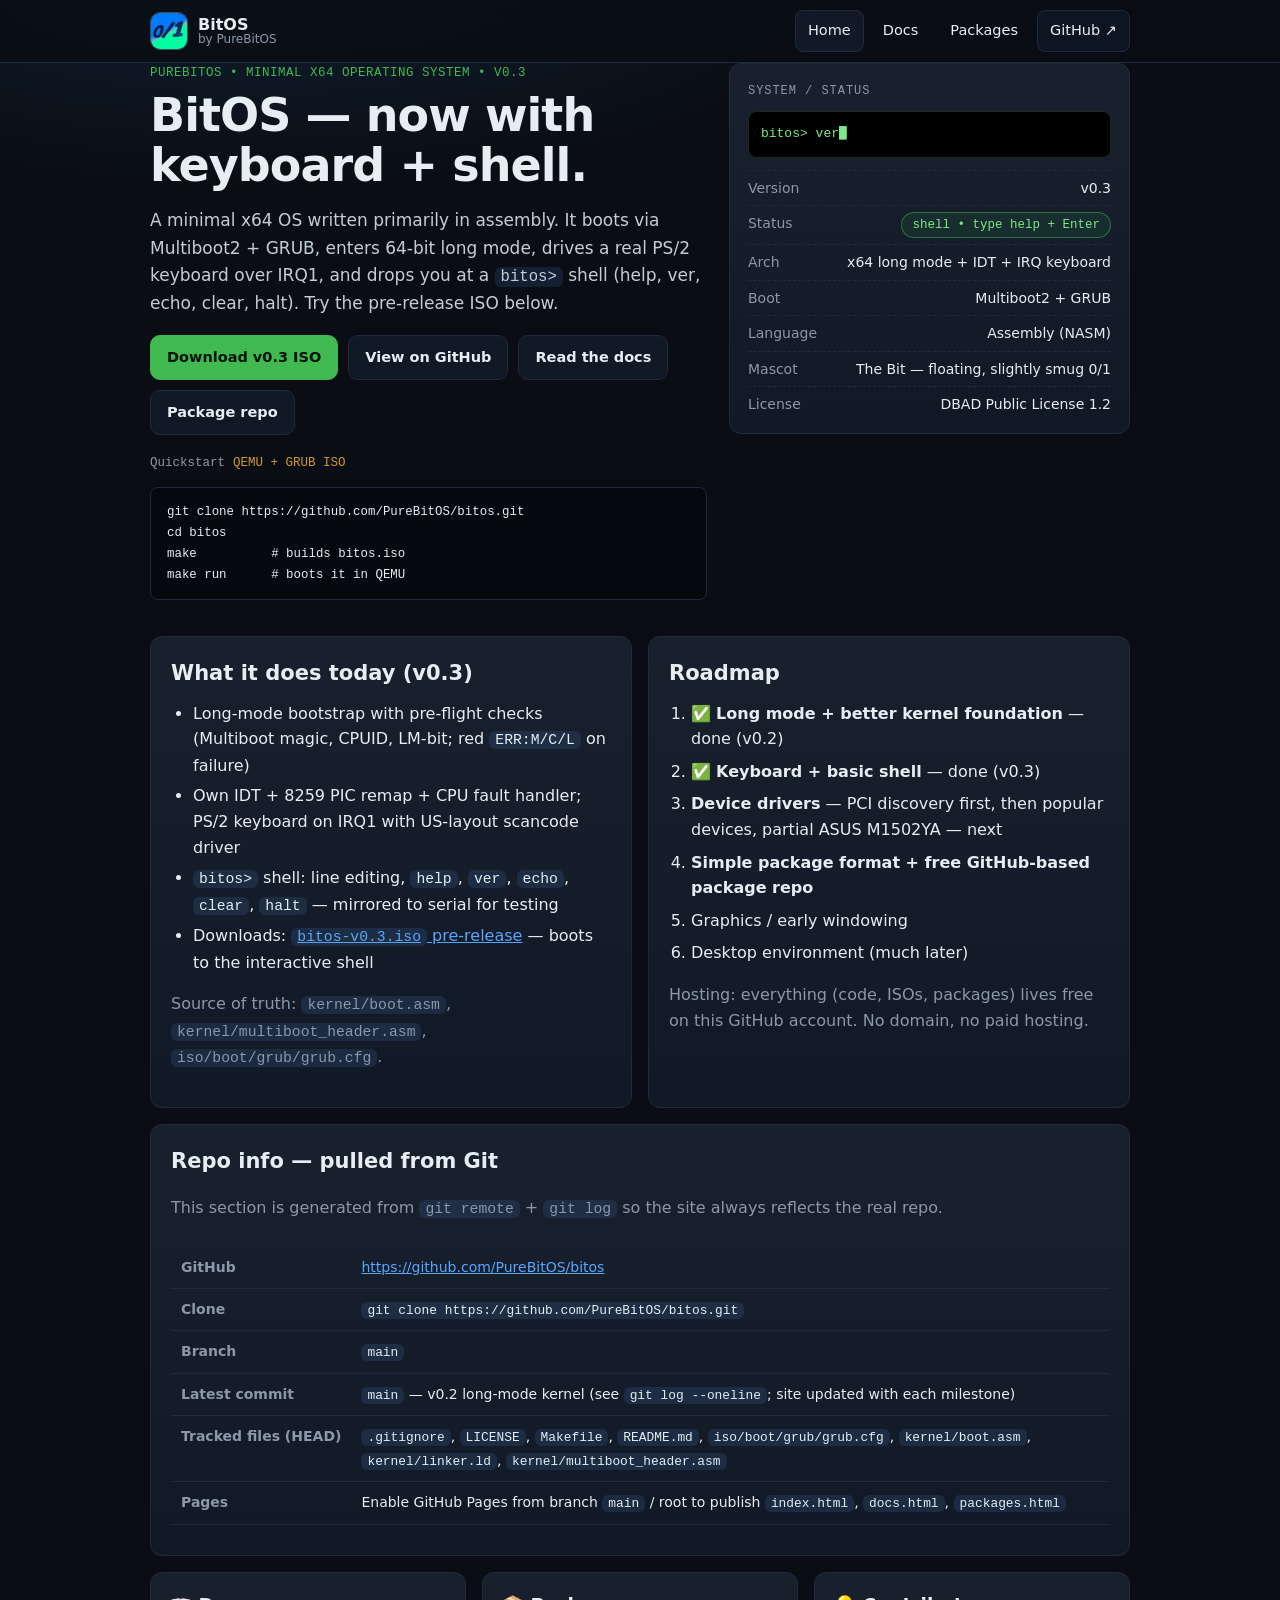
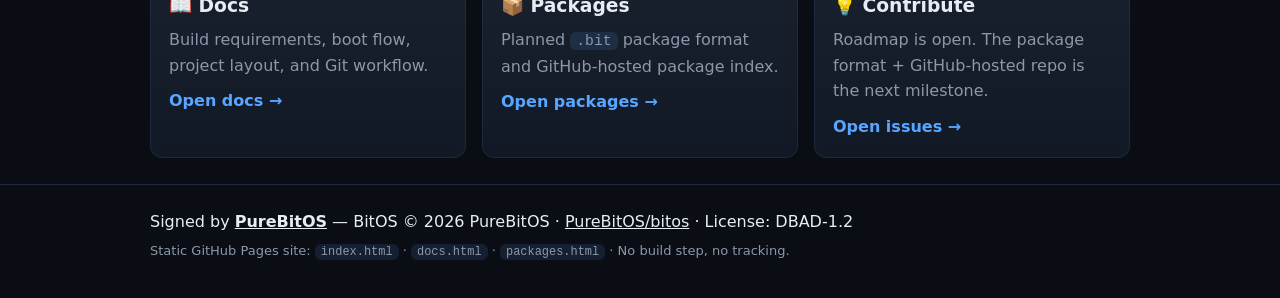
<file: index.html>
<!DOCTYPE html>
<html lang="en">
<head>
<meta charset="UTF-8" />
<meta name="viewport" content="width=device-width, initial-scale=1.0" />
<title>BitOS — Minimal x64 OS by PureBitOS</title>
<meta name="description" content="BitOS is a minimal x64 operating system written primarily in assembly. By PureBitOS." />
<link rel="stylesheet" href="assets/style.css" />
<link rel="icon" type="image/png" href="mainlogo.png" />
<link rel="apple-touch-icon" href="mainlogo.png" />
</head>
<body>
<header class="site-header">
  <div class="wrap header-inner">
    <a class="brand" href="index.html" aria-label="BitOS home">
      <img class="brand-logo" src="mainlogo.png" alt="BitOS logo" width="38" height="38" />
      <span class="brand-text"><strong>BitOS</strong><small>by PureBitOS</small></span>
    </a>
    <nav class="nav" aria-label="Main navigation">
      <a href="index.html" class="active">Home</a>
      <a href="docs.html">Docs</a>
      <a href="packages.html">Packages</a>
      <a class="github" href="https://github.com/PureBitOS/bitos" target="_blank" rel="noopener">GitHub ↗</a>
    </nav>
  </div>
</header>

<main class="wrap">
  <section class="hero">
    <div class="hero-text">
      <p class="eyebrow">PureBitOS • minimal x64 operating system • v0.3</p>
      <h1>BitOS — now with keyboard + shell.</h1>
      <p class="lede">
        A minimal x64 OS written primarily in assembly. It boots via Multiboot2 + GRUB,
        enters 64-bit long mode, drives a real PS/2 keyboard over IRQ1, and drops you
        at a <code>bitos&gt;</code> shell (help, ver, echo, clear, halt). Try the pre-release ISO below.
      </p>
      <div class="cta-row">
        <a class="btn primary" href="https://github.com/PureBitOS/bitos/releases/download/v0.3/bitos-v0.3.iso">Download v0.3 ISO</a>
        <a class="btn" href="https://github.com/PureBitOS/bitos" target="_blank" rel="noopener">View on GitHub</a>
        <a class="btn" href="docs.html">Read the docs</a>
        <a class="btn" href="packages.html">Package repo</a>
      </div>
      <div class="quickstart">
        <div class="quickstart-head">Quickstart <span>QEMU + GRUB ISO</span></div>
<pre><code>git clone https://github.com/PureBitOS/bitos.git
cd bitos
make          # builds bitos.iso
make run      # boots it in QEMU</code></pre>
      </div>
    </div>
    <div class="hero-card" aria-label="System status">
      <div class="card-title">system / status</div>
      <div class="screen" aria-hidden="true">bitos&gt; ver<span class="cursor">█</span></div>
      <dl class="facts">
        <div><dt>Version</dt><dd>v0.3</dd></div>
        <div><dt>Status</dt><dd><span class="pill">shell • type help + Enter</span></dd></div>
        <div><dt>Arch</dt><dd>x64 long mode + IDT + IRQ keyboard</dd></div>
        <div><dt>Boot</dt><dd>Multiboot2 + GRUB</dd></div>
        <div><dt>Language</dt><dd>Assembly (NASM)</dd></div>
        <div><dt>Mascot</dt><dd>The Bit — floating, slightly smug 0/1</dd></div>
        <div><dt>License</dt><dd>DBAD Public License 1.2</dd></div>
      </dl>
    </div>
  </section>

  <section class="grid two">
    <div class="panel">
      <h2>What it does today (v0.3)</h2>
      <ul>
        <li>Long-mode bootstrap with pre-flight checks (Multiboot magic, CPUID, LM-bit; red <code>ERR:M/C/L</code> on failure)</li>
        <li>Own IDT + 8259 PIC remap + CPU fault handler; PS/2 keyboard on IRQ1 with US-layout scancode driver</li>
        <li><code>bitos&gt;</code> shell: line editing, <code>help</code>, <code>ver</code>, <code>echo</code>, <code>clear</code>, <code>halt</code> — mirrored to serial for testing</li>
        <li>Downloads: <a href="https://github.com/PureBitOS/bitos/releases/download/v0.3/bitos-v0.3.iso"><code>bitos-v0.3.iso</code> pre-release</a> — boots to the interactive shell</li>
      </ul>
      <p class="muted">Source of truth: <code>kernel/boot.asm</code>, <code>kernel/multiboot_header.asm</code>, <code>iso/boot/grub/grub.cfg</code>.</p>
    </div>
    <div class="panel">
      <h2>Roadmap</h2>
      <ol class="roadmap">
        <li>✅ <strong>Long mode + better kernel foundation</strong> — done (v0.2)</li>
        <li>✅ <strong>Keyboard + basic shell</strong> — done (v0.3)</li>
        <li><strong>Device drivers</strong> — PCI discovery first, then popular devices, partial ASUS M1502YA — next</li>
        <li><strong>Simple package format + free GitHub-based package repo</strong></li>
        <li>Graphics / early windowing</li>
        <li>Desktop environment (much later)</li>
      </ol>
      <p class="muted">Hosting: everything (code, ISOs, packages) lives free on this GitHub account. No domain, no paid hosting.</p>
    </div>
  </section>

  <section class="panel">
    <h2>Repo info — pulled from Git</h2>
    <p class="muted">This section is generated from <code>git remote</code> + <code>git log</code> so the site always reflects the real repo.</p>
    <div class="table-wrap">
    <table>
      <tbody>
        <tr><th>GitHub</th><td><a href="https://github.com/PureBitOS/bitos" target="_blank" rel="noopener">https://github.com/PureBitOS/bitos</a></td></tr>
        <tr><th>Clone</th><td><code>git clone https://github.com/PureBitOS/bitos.git</code></td></tr>
        <tr><th>Branch</th><td><code>main</code></td></tr>
        <tr><th>Latest commit</th><td><code>main</code> — v0.2 long-mode kernel (see <code>git log --oneline</code>; site updated with each milestone)</td></tr>
        <tr><th>Tracked files (HEAD)</th><td><code>.gitignore</code>, <code>LICENSE</code>, <code>Makefile</code>, <code>README.md</code>, <code>iso/boot/grub/grub.cfg</code>, <code>kernel/boot.asm</code>, <code>kernel/linker.ld</code>, <code>kernel/multiboot_header.asm</code></td></tr>
        <tr><th>Pages</th><td>Enable GitHub Pages from branch <code>main</code> / root to publish <code>index.html</code>, <code>docs.html</code>, <code>packages.html</code></td></tr>
      </tbody>
    </table>
    </div>
  </section>

  <section class="grid three">
    <a class="card-link" href="docs.html">
      <h3>📖 Docs</h3>
      <p>Build requirements, boot flow, project layout, and Git workflow.</p>
      <span>Open docs →</span>
    </a>
    <a class="card-link" href="packages.html">
      <h3>📦 Packages</h3>
      <p>Planned <code>.bit</code> package format and GitHub-hosted package index.</p>
      <span>Open packages →</span>
    </a>
    <a class="card-link" href="https://github.com/PureBitOS/bitos/issues" target="_blank" rel="noopener">
      <h3>💡 Contribute</h3>
      <p>Roadmap is open. The package format + GitHub-hosted repo is the next milestone.</p>
      <span>Open issues →</span>
    </a>
  </section>
</main>

<footer class="site-footer">
  <div class="wrap footer-inner">
    <p>Signed by <strong><a href="https://github.com/PureBitOS" target="_blank" rel="noopener">PureBitOS</a></strong> — BitOS © 2026 PureBitOS · <a href="https://github.com/PureBitOS/bitos" target="_blank" rel="noopener">PureBitOS/bitos</a> · License: DBAD-1.2</p>
    <p class="muted small">Static GitHub Pages site: <code>index.html</code> · <code>docs.html</code> · <code>packages.html</code> · No build step, no tracking.</p>
  </div>
</footer>
</body>
</html>
</file>
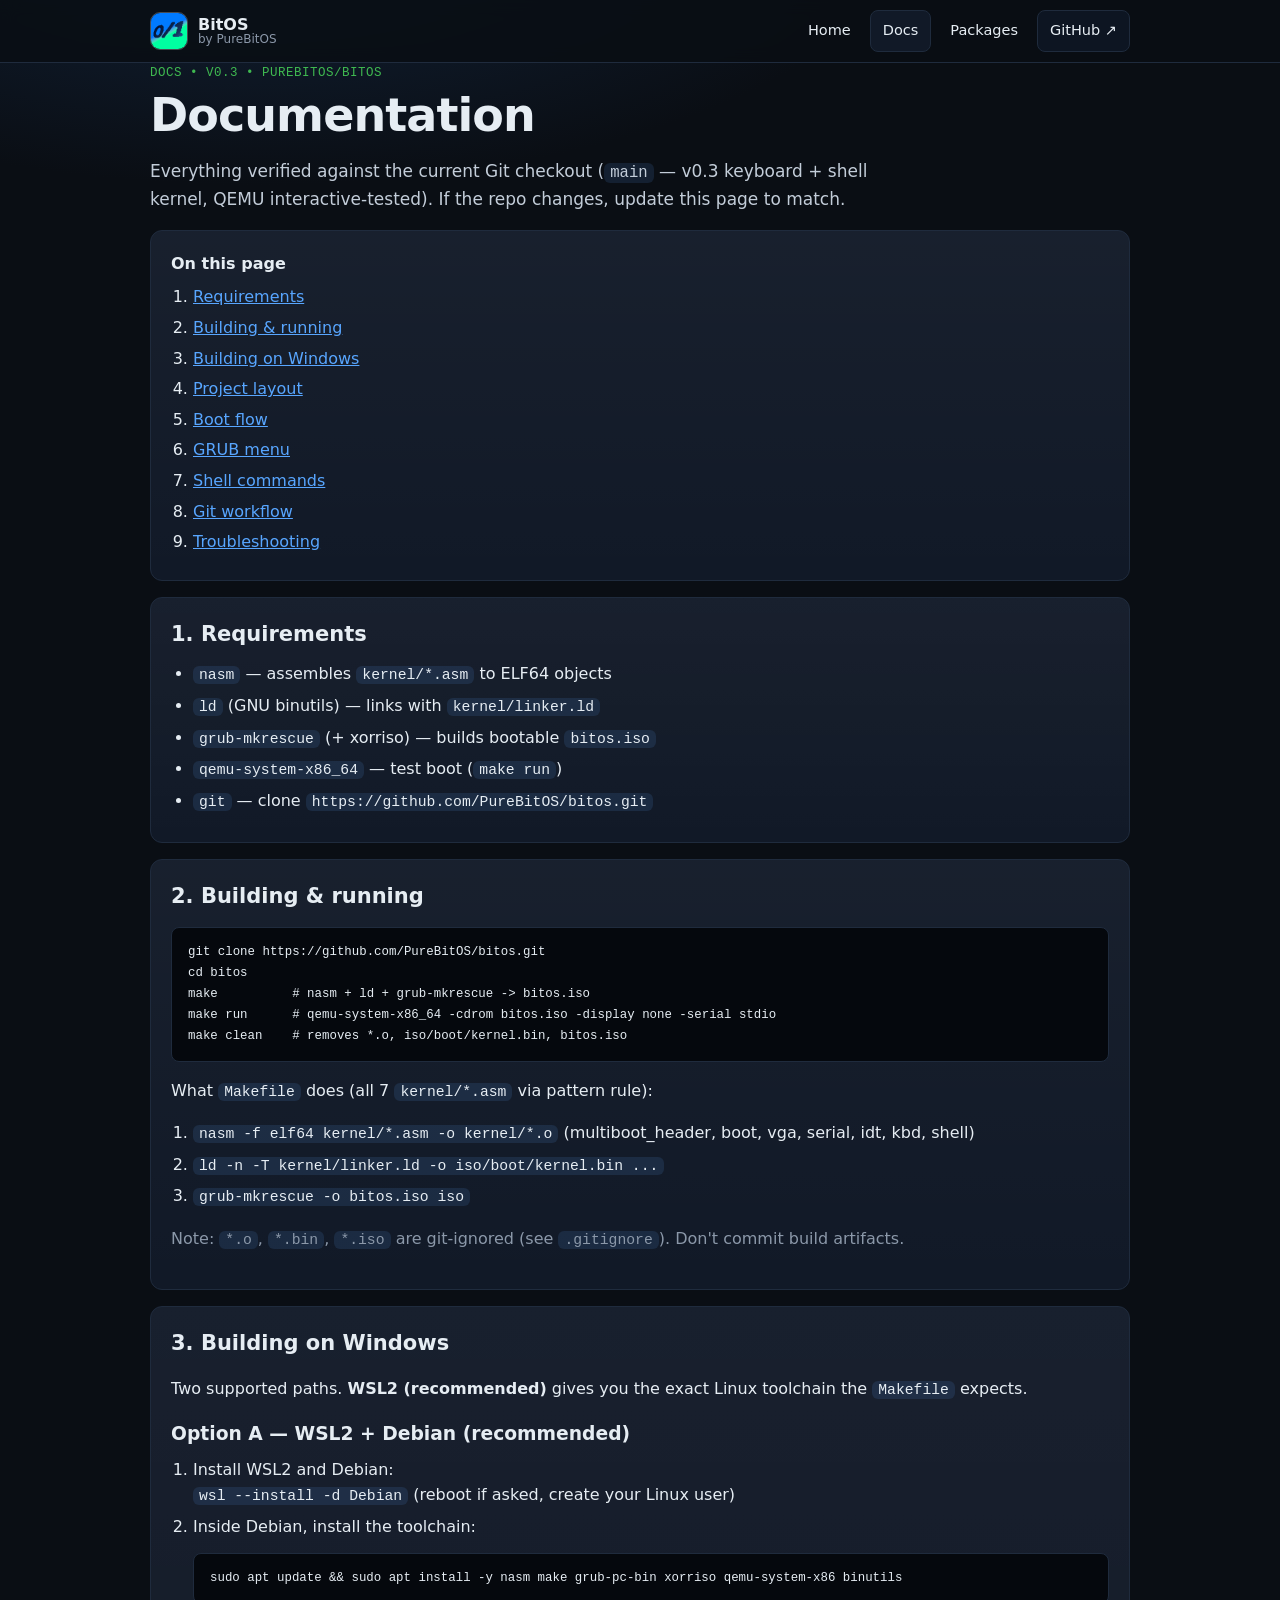
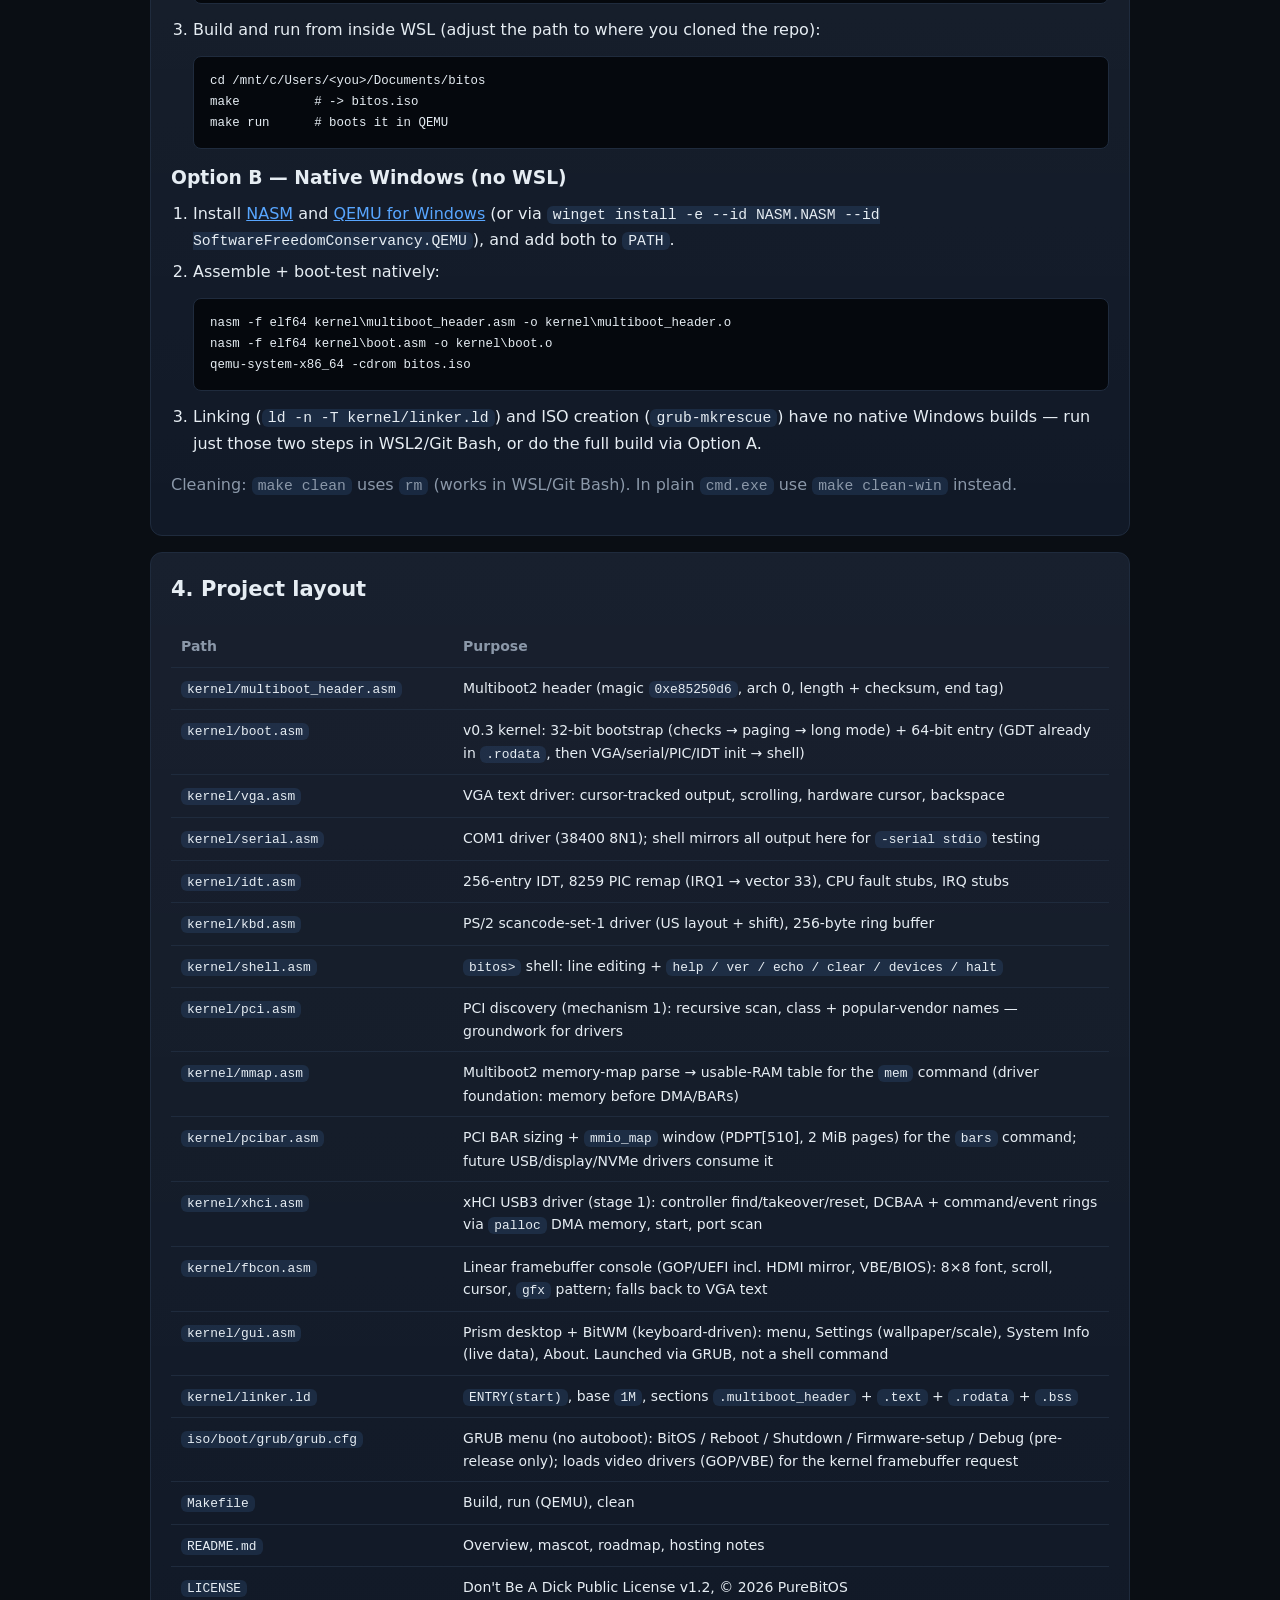
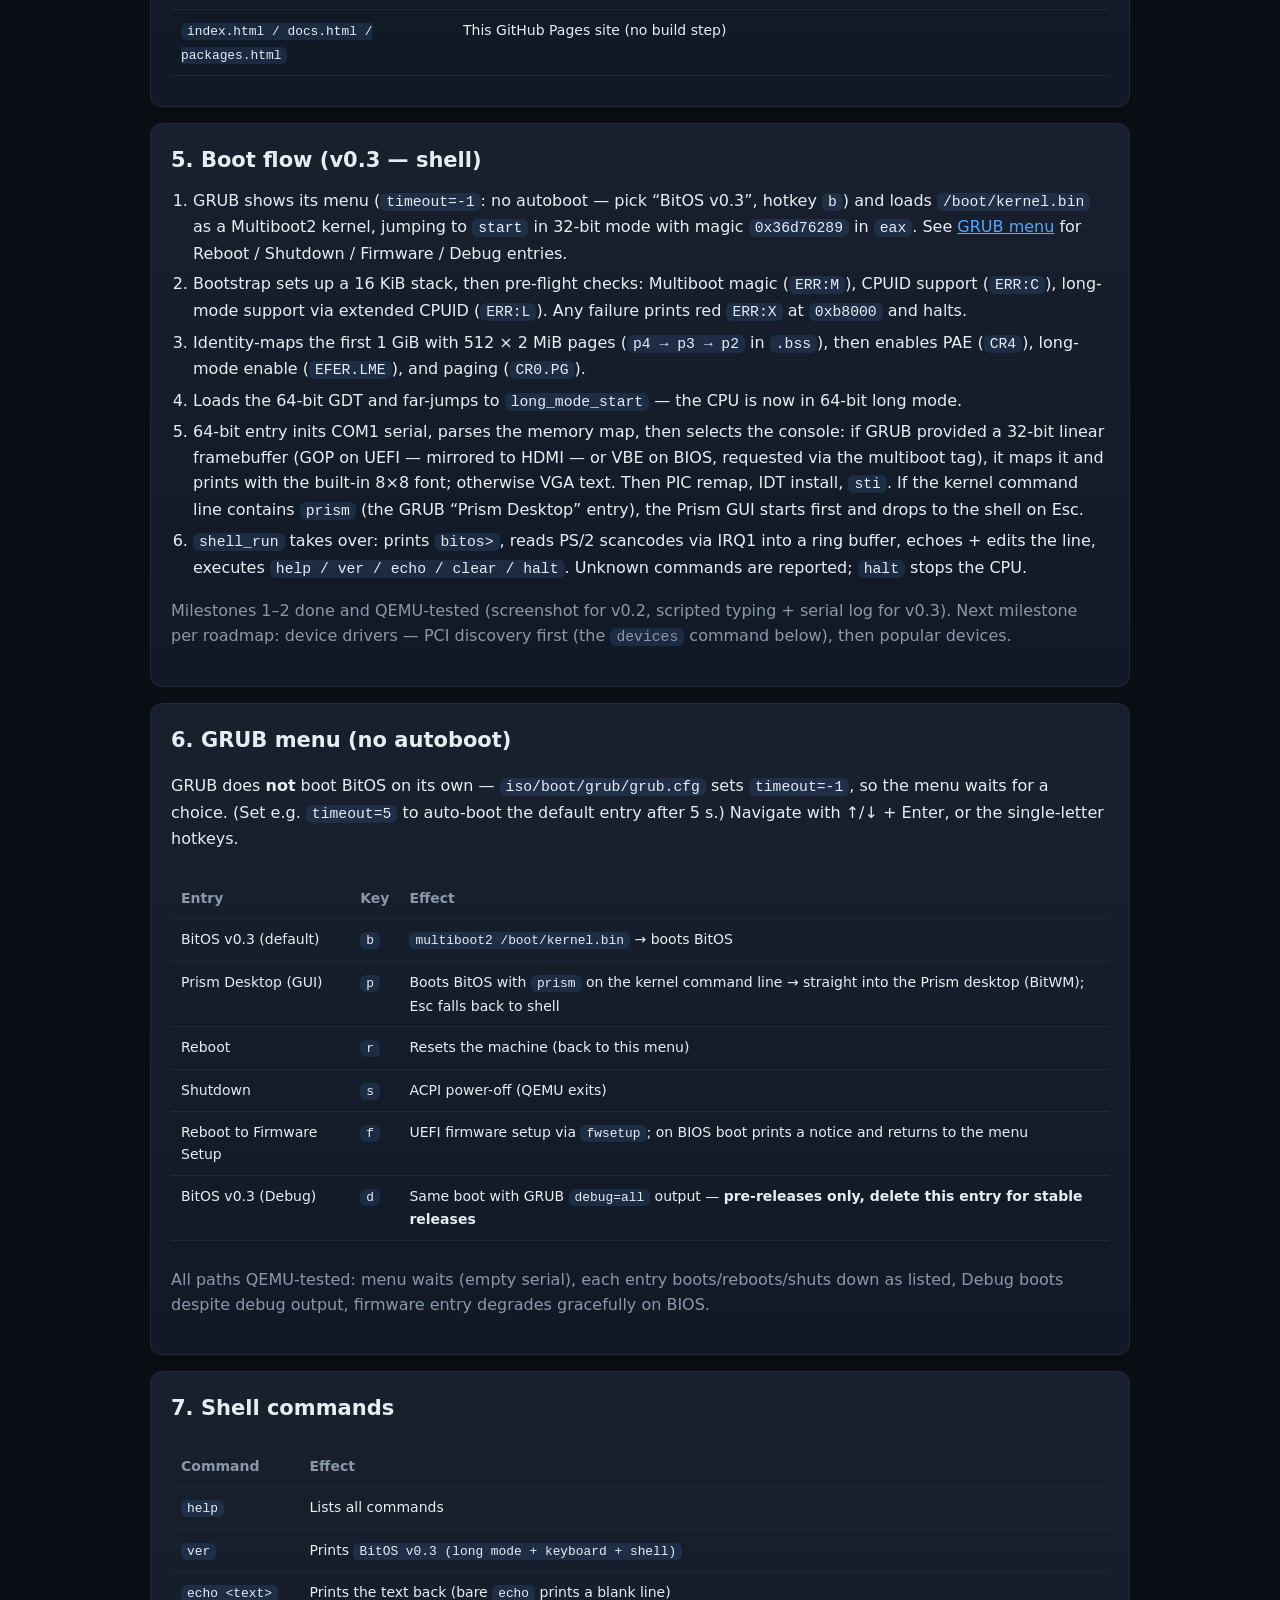
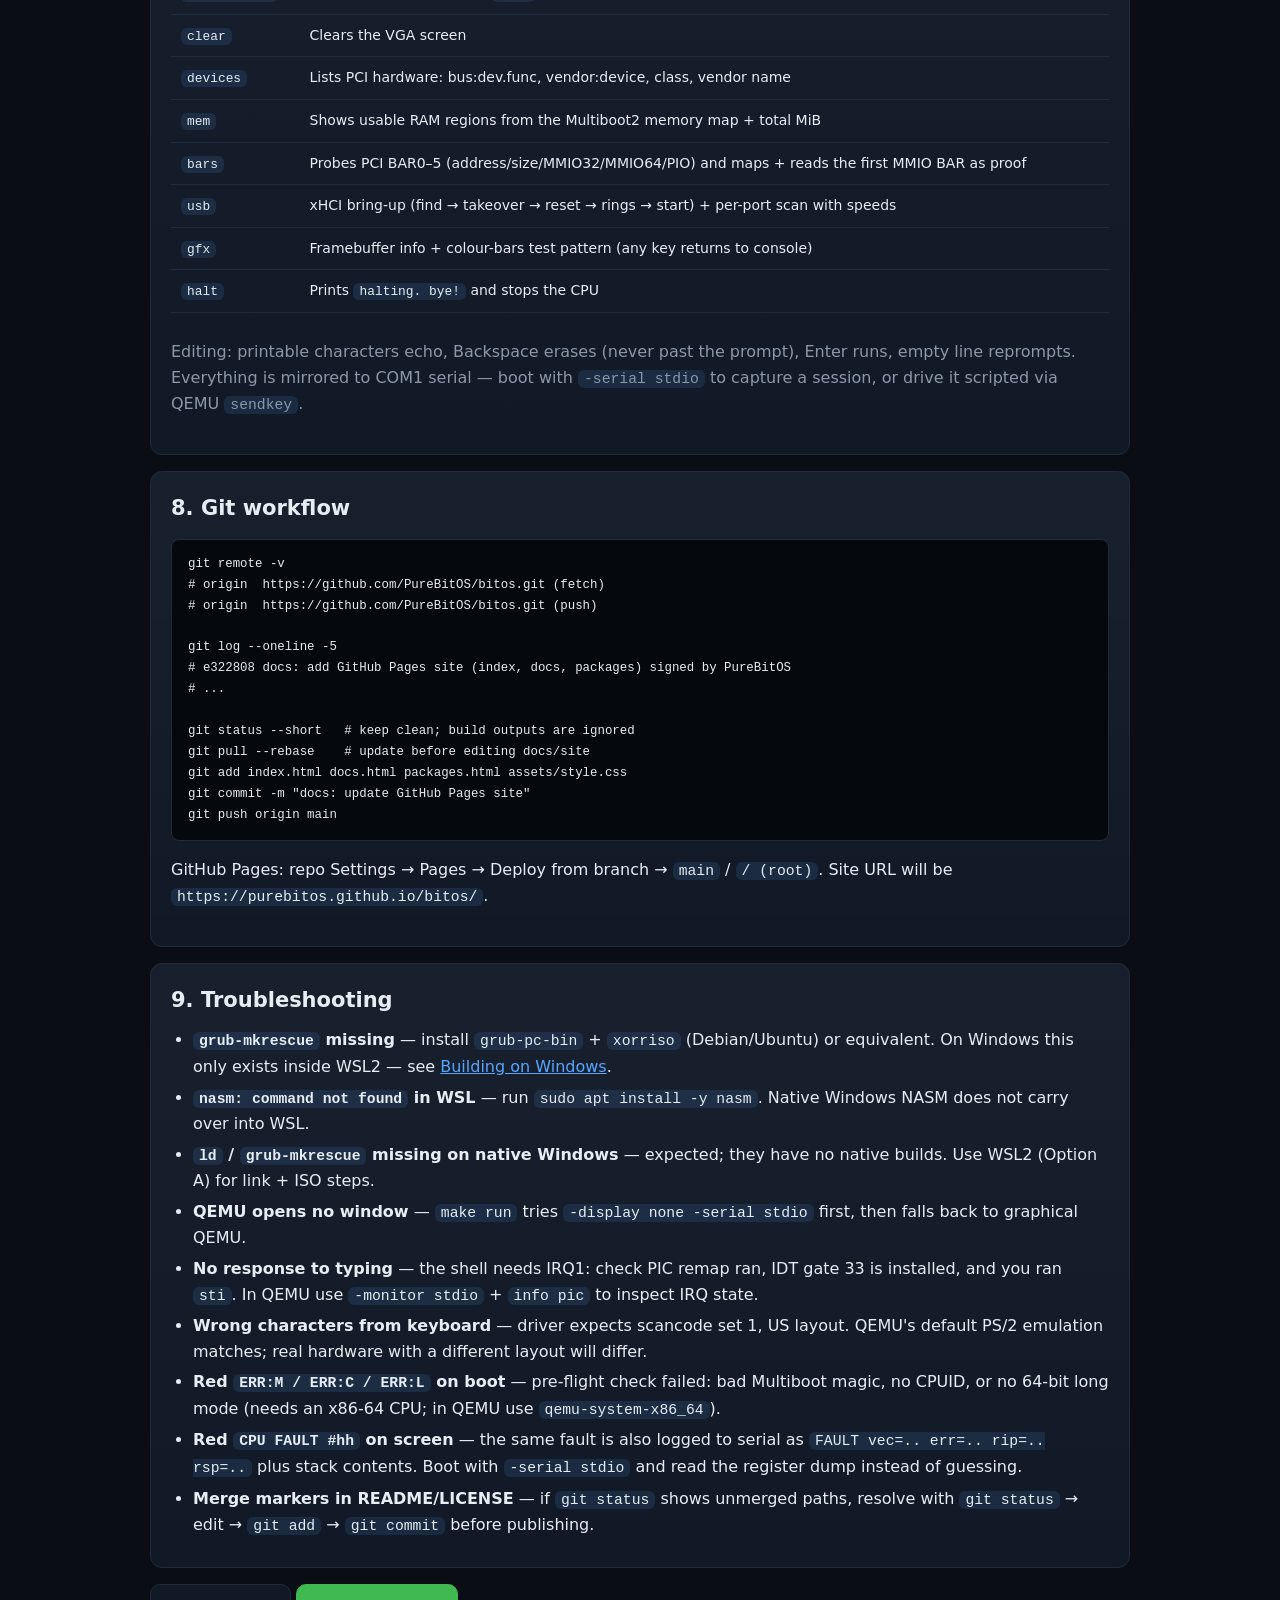
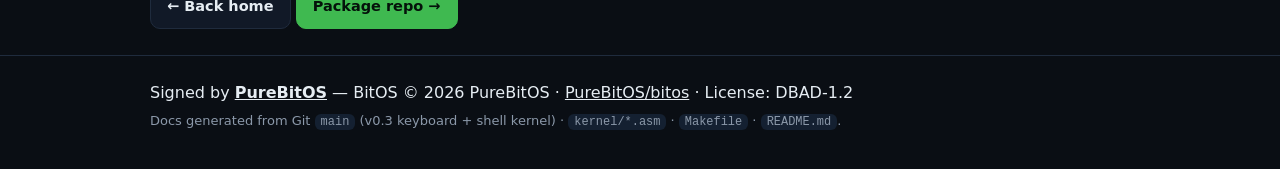
<file: docs.html>
<!DOCTYPE html>
<html lang="en">
<head>
<meta charset="UTF-8" />
<meta name="viewport" content="width=device-width, initial-scale=1.0" />
<title>BitOS Docs — Build, Boot, and Git | PureBitOS</title>
<meta name="description" content="BitOS documentation: building, boot process, project structure, and Git workflow." />
<link rel="stylesheet" href="assets/style.css" />
<link rel="icon" type="image/png" href="mainlogo.png" />
<link rel="apple-touch-icon" href="mainlogo.png" />
</head>
<body>
<header class="site-header">
  <div class="wrap header-inner">
    <a class="brand" href="index.html" aria-label="BitOS home">
      <img class="brand-logo" src="mainlogo.png" alt="BitOS logo" width="38" height="38" />
      <span class="brand-text"><strong>BitOS</strong><small>by PureBitOS</small></span>
    </a>
    <nav class="nav" aria-label="Main navigation">
      <a href="index.html">Home</a>
      <a href="docs.html" class="active">Docs</a>
      <a href="packages.html">Packages</a>
      <a class="github" href="https://github.com/PureBitOS/bitos" target="_blank" rel="noopener">GitHub ↗</a>
    </nav>
  </div>
</header>

<main class="wrap docs">
  <p class="eyebrow">docs • v0.3 • PureBitOS/bitos</p>
  <h1>Documentation</h1>
  <p class="lede">Everything verified against the current Git checkout (<code>main</code> — v0.3 keyboard + shell kernel, QEMU interactive-tested). If the repo changes, update this page to match.</p>

  <div class="toc panel">
    <strong>On this page</strong>
    <ol>
      <li><a href="#requirements">Requirements</a></li>
      <li><a href="#build">Building &amp; running</a></li>
      <li><a href="#windows">Building on Windows</a></li>
      <li><a href="#layout">Project layout</a></li>
      <li><a href="#boot">Boot flow</a></li>
      <li><a href="#menu">GRUB menu</a></li>
      <li><a href="#shell">Shell commands</a></li>
      <li><a href="#git">Git workflow</a></li>
      <li><a href="#troubleshooting">Troubleshooting</a></li>
    </ol>
  </div>

  <section id="requirements" class="panel">
    <h2>1. Requirements</h2>
    <ul>
      <li><code>nasm</code> — assembles <code>kernel/*.asm</code> to ELF64 objects</li>
      <li><code>ld</code> (GNU binutils) — links with <code>kernel/linker.ld</code></li>
      <li><code>grub-mkrescue</code> (+ xorriso) — builds bootable <code>bitos.iso</code></li>
      <li><code>qemu-system-x86_64</code> — test boot (<code>make run</code>)</li>
      <li><code>git</code> — clone <code>https://github.com/PureBitOS/bitos.git</code></li>
    </ul>
  </section>

  <section id="build" class="panel">
    <h2>2. Building &amp; running</h2>
<pre><code>git clone https://github.com/PureBitOS/bitos.git
cd bitos
make          # nasm + ld + grub-mkrescue -&gt; bitos.iso
make run      # qemu-system-x86_64 -cdrom bitos.iso -display none -serial stdio
make clean    # removes *.o, iso/boot/kernel.bin, bitos.iso</code></pre>
    <p>What <code>Makefile</code> does (all 7 <code>kernel/*.asm</code> via pattern rule):</p>
    <ol>
      <li><code>nasm -f elf64 kernel/*.asm -o kernel/*.o</code> (multiboot_header, boot, vga, serial, idt, kbd, shell)</li>
      <li><code>ld -n -T kernel/linker.ld -o iso/boot/kernel.bin ...</code></li>
      <li><code>grub-mkrescue -o bitos.iso iso</code></li>
    </ol>
    <p class="muted">Note: <code>*.o</code>, <code>*.bin</code>, <code>*.iso</code> are git-ignored (see <code>.gitignore</code>). Don't commit build artifacts.</p>
  </section>

  <section id="windows" class="panel">
    <h2>3. Building on Windows</h2>
    <p>Two supported paths. <strong>WSL2 (recommended)</strong> gives you the exact Linux toolchain the <code>Makefile</code> expects.</p>
    <h3>Option A — WSL2 + Debian (recommended)</h3>
    <ol>
      <li>Install WSL2 and Debian:<br /><code>wsl --install -d Debian</code> (reboot if asked, create your Linux user)</li>
      <li>Inside Debian, install the toolchain:<br />
<pre><code>sudo apt update &amp;&amp; sudo apt install -y nasm make grub-pc-bin xorriso qemu-system-x86 binutils</code></pre></li>
      <li>Build and run from inside WSL (adjust the path to where you cloned the repo):<br />
<pre><code>cd /mnt/c/Users/&lt;you&gt;/Documents/bitos
make          # -&gt; bitos.iso
make run      # boots it in QEMU</code></pre></li>
    </ol>
    <h3>Option B — Native Windows (no WSL)</h3>
    <ol>
      <li>Install <a href="https://www.nasm.us/" target="_blank" rel="noopener">NASM</a> and <a href="https://www.qemu.org/download/#windows" target="_blank" rel="noopener">QEMU for Windows</a> (or via <code>winget install -e --id NASM.NASM --id SoftwareFreedomConservancy.QEMU</code>), and add both to <code>PATH</code>.</li>
      <li>Assemble + boot-test natively:<br />
<pre><code>nasm -f elf64 kernel\multiboot_header.asm -o kernel\multiboot_header.o
nasm -f elf64 kernel\boot.asm -o kernel\boot.o
qemu-system-x86_64 -cdrom bitos.iso</code></pre></li>
      <li>Linking (<code>ld -n -T kernel/linker.ld</code>) and ISO creation (<code>grub-mkrescue</code>) have no native Windows builds — run just those two steps in WSL2/Git Bash, or do the full build via Option A.</li>
    </ol>
    <p class="muted">Cleaning: <code>make clean</code> uses <code>rm</code> (works in WSL/Git Bash). In plain <code>cmd.exe</code> use <code>make clean-win</code> instead.</p>
  </section>

  <section id="layout" class="panel">
    <h2>4. Project layout</h2>
    <div class="table-wrap">
    <table>
      <thead><tr><th>Path</th><th>Purpose</th></tr></thead>
      <tbody>
        <tr><td><code>kernel/multiboot_header.asm</code></td><td>Multiboot2 header (magic <code>0xe85250d6</code>, arch 0, length + checksum, end tag)</td></tr>
        <tr><td><code>kernel/boot.asm</code></td><td>v0.3 kernel: 32-bit bootstrap (checks → paging → long mode) + 64-bit entry (GDT already in <code>.rodata</code>, then VGA/serial/PIC/IDT init → shell)</td></tr>
        <tr><td><code>kernel/vga.asm</code></td><td>VGA text driver: cursor-tracked output, scrolling, hardware cursor, backspace</td></tr>
        <tr><td><code>kernel/serial.asm</code></td><td>COM1 driver (38400 8N1); shell mirrors all output here for <code>-serial stdio</code> testing</td></tr>
        <tr><td><code>kernel/idt.asm</code></td><td>256-entry IDT, 8259 PIC remap (IRQ1 → vector 33), CPU fault stubs, IRQ stubs</td></tr>
        <tr><td><code>kernel/kbd.asm</code></td><td>PS/2 scancode-set-1 driver (US layout + shift), 256-byte ring buffer</td></tr>
        <tr><td><code>kernel/shell.asm</code></td><td><code>bitos&gt;</code> shell: line editing + <code>help / ver / echo / clear / devices / halt</code></td></tr>
        <tr><td><code>kernel/pci.asm</code></td><td>PCI discovery (mechanism 1): recursive scan, class + popular-vendor names — groundwork for drivers</td></tr>
        <tr><td><code>kernel/mmap.asm</code></td><td>Multiboot2 memory-map parse → usable-RAM table for the <code>mem</code> command (driver foundation: memory before DMA/BARs)</td></tr>
        <tr><td><code>kernel/pcibar.asm</code></td><td>PCI BAR sizing + <code>mmio_map</code> window (PDPT[510], 2 MiB pages) for the <code>bars</code> command; future USB/display/NVMe drivers consume it</td></tr>
        <tr><td><code>kernel/xhci.asm</code></td><td>xHCI USB3 driver (stage 1): controller find/takeover/reset, DCBAA + command/event rings via <code>palloc</code> DMA memory, start, port scan</td></tr>
        <tr><td><code>kernel/fbcon.asm</code></td><td>Linear framebuffer console (GOP/UEFI incl. HDMI mirror, VBE/BIOS): 8×8 font, scroll, cursor, <code>gfx</code> pattern; falls back to VGA text</td></tr>
        <tr><td><code>kernel/gui.asm</code></td><td>Prism desktop + BitWM (keyboard-driven): menu, Settings (wallpaper/scale), System Info (live data), About. Launched via GRUB, not a shell command</td></tr>
        <tr><td><code>kernel/linker.ld</code></td><td><code>ENTRY(start)</code>, base <code>1M</code>, sections <code>.multiboot_header</code> + <code>.text</code> + <code>.rodata</code> + <code>.bss</code></td></tr>
        <tr><td><code>iso/boot/grub/grub.cfg</code></td><td>GRUB menu (no autoboot): BitOS / Reboot / Shutdown / Firmware-setup / Debug (pre-release only); loads video drivers (GOP/VBE) for the kernel framebuffer request</td></tr>
        <tr><td><code>Makefile</code></td><td>Build, run (QEMU), clean</td></tr>
        <tr><td><code>README.md</code></td><td>Overview, mascot, roadmap, hosting notes</td></tr>
        <tr><td><code>LICENSE</code></td><td>Don't Be A Dick Public License v1.2, © 2026 PureBitOS</td></tr>
        <tr><td><code>index.html / docs.html / packages.html</code></td><td>This GitHub Pages site (no build step)</td></tr>
      </tbody>
    </table>
    </div>
  </section>

  <section id="boot" class="panel">
    <h2>5. Boot flow (v0.3 — shell)</h2>
    <ol>
      <li>GRUB shows its menu (<code>timeout=-1</code>: no autoboot — pick “BitOS v0.3”, hotkey <code>b</code>) and loads <code>/boot/kernel.bin</code> as a Multiboot2 kernel, jumping to <code>start</code> in 32-bit mode with magic <code>0x36d76289</code> in <code>eax</code>. See <a href="#menu">GRUB menu</a> for Reboot / Shutdown / Firmware / Debug entries.</li>
      <li>Bootstrap sets up a 16 KiB stack, then pre-flight checks: Multiboot magic (<code>ERR:M</code>), CPUID support (<code>ERR:C</code>), long-mode support via extended CPUID (<code>ERR:L</code>). Any failure prints red <code>ERR:X</code> at <code>0xb8000</code> and halts.</li>
      <li>Identity-maps the first 1 GiB with 512 × 2 MiB pages (<code>p4 → p3 → p2</code> in <code>.bss</code>), then enables PAE (<code>CR4</code>), long-mode enable (<code>EFER.LME</code>), and paging (<code>CR0.PG</code>).</li>
      <li>Loads the 64-bit GDT and far-jumps to <code>long_mode_start</code> — the CPU is now in 64-bit long mode.</li>
      <li>64-bit entry inits COM1 serial, parses the memory map, then selects the console: if GRUB provided a 32-bit linear framebuffer (GOP on UEFI — mirrored to HDMI — or VBE on BIOS, requested via the multiboot tag), it maps it and prints with the built-in 8×8 font; otherwise VGA text. Then PIC remap, IDT install, <code>sti</code>. If the kernel command line contains <code>prism</code> (the GRUB “Prism Desktop” entry), the Prism GUI starts first and drops to the shell on Esc.</li>
      <li><code>shell_run</code> takes over: prints <code>bitos&gt;</code>, reads PS/2 scancodes via IRQ1 into a ring buffer, echoes + edits the line, executes <code>help / ver / echo / clear / halt</code>. Unknown commands are reported; <code>halt</code> stops the CPU.</li>
    </ol>
    <p class="muted">Milestones 1–2 done and QEMU-tested (screenshot for v0.2, scripted typing + serial log for v0.3). Next milestone per roadmap: device drivers — PCI discovery first (the <code>devices</code> command below), then popular devices.</p>
  </section>

  <section id="menu" class="panel">
    <h2>6. GRUB menu (no autoboot)</h2>
    <p>GRUB does <strong>not</strong> boot BitOS on its own — <code>iso/boot/grub/grub.cfg</code> sets <code>timeout=-1</code>, so the menu waits for a choice. (Set e.g. <code>timeout=5</code> to auto-boot the default entry after 5 s.) Navigate with ↑/↓ + Enter, or the single-letter hotkeys.</p>
    <div class="table-wrap">
    <table>
      <thead><tr><th>Entry</th><th>Key</th><th>Effect</th></tr></thead>
      <tbody>
        <tr><td>BitOS v0.3 (default)</td><td><code>b</code></td><td><code>multiboot2 /boot/kernel.bin</code> → boots BitOS</td></tr>
        <tr><td>Prism Desktop (GUI)</td><td><code>p</code></td><td>Boots BitOS with <code>prism</code> on the kernel command line → straight into the Prism desktop (BitWM); Esc falls back to shell</td></tr>
        <tr><td>Reboot</td><td><code>r</code></td><td>Resets the machine (back to this menu)</td></tr>
        <tr><td>Shutdown</td><td><code>s</code></td><td>ACPI power-off (QEMU exits)</td></tr>
        <tr><td>Reboot to Firmware Setup</td><td><code>f</code></td><td>UEFI firmware setup via <code>fwsetup</code>; on BIOS boot prints a notice and returns to the menu</td></tr>
        <tr><td>BitOS v0.3 (Debug)</td><td><code>d</code></td><td>Same boot with GRUB <code>debug=all</code> output — <strong>pre-releases only, delete this entry for stable releases</strong></td></tr>
      </tbody>
    </table>
    </div>
    <p class="muted">All paths QEMU-tested: menu waits (empty serial), each entry boots/reboots/shuts down as listed, Debug boots despite debug output, firmware entry degrades gracefully on BIOS.</p>
  </section>

  <section id="shell" class="panel">
    <h2>7. Shell commands</h2>
    <div class="table-wrap">
    <table>
      <thead><tr><th>Command</th><th>Effect</th></tr></thead>
      <tbody>
        <tr><td><code>help</code></td><td>Lists all commands</td></tr>
        <tr><td><code>ver</code></td><td>Prints <code>BitOS v0.3 (long mode + keyboard + shell)</code></td></tr>
        <tr><td><code>echo &lt;text&gt;</code></td><td>Prints the text back (bare <code>echo</code> prints a blank line)</td></tr>
        <tr><td><code>clear</code></td><td>Clears the VGA screen</td></tr>
        <tr><td><code>devices</code></td><td>Lists PCI hardware: bus:dev.func, vendor:device, class, vendor name</td></tr>
        <tr><td><code>mem</code></td><td>Shows usable RAM regions from the Multiboot2 memory map + total MiB</td></tr>
        <tr><td><code>bars</code></td><td>Probes PCI BAR0–5 (address/size/MMIO32/MMIO64/PIO) and maps + reads the first MMIO BAR as proof</td></tr>
        <tr><td><code>usb</code></td><td>xHCI bring-up (find → takeover → reset → rings → start) + per-port scan with speeds</td></tr>
        <tr><td><code>gfx</code></td><td>Framebuffer info + colour-bars test pattern (any key returns to console)</td></tr>
        <tr><td><code>halt</code></td><td>Prints <code>halting. bye!</code> and stops the CPU</td></tr>
      </tbody>
    </table>
    </div>
    <p class="muted">Editing: printable characters echo, Backspace erases (never past the prompt), Enter runs, empty line reprompts. Everything is mirrored to COM1 serial — boot with <code>-serial stdio</code> to capture a session, or drive it scripted via QEMU <code>sendkey</code>.</p>
  </section>

  <section id="git" class="panel">
    <h2>8. Git workflow</h2>
<pre><code>git remote -v
# origin  https://github.com/PureBitOS/bitos.git (fetch)
# origin  https://github.com/PureBitOS/bitos.git (push)

git log --oneline -5
# e322808 docs: add GitHub Pages site (index, docs, packages) signed by PureBitOS
# ...

git status --short   # keep clean; build outputs are ignored
git pull --rebase    # update before editing docs/site
git add index.html docs.html packages.html assets/style.css
git commit -m "docs: update GitHub Pages site"
git push origin main</code></pre>
    <p>GitHub Pages: repo Settings → Pages → Deploy from branch → <code>main</code> / <code>/ (root)</code>. Site URL will be <code>https://purebitos.github.io/bitos/</code>.</p>
  </section>

  <section id="troubleshooting" class="panel">
    <h2>9. Troubleshooting</h2>
    <ul>
      <li><strong><code>grub-mkrescue</code> missing</strong> — install <code>grub-pc-bin</code> + <code>xorriso</code> (Debian/Ubuntu) or equivalent. On Windows this only exists inside WSL2 — see <a href="#windows">Building on Windows</a>.</li>
      <li><strong><code>nasm: command not found</code> in WSL</strong> — run <code>sudo apt install -y nasm</code>. Native Windows NASM does not carry over into WSL.</li>
      <li><strong><code>ld</code> / <code>grub-mkrescue</code> missing on native Windows</strong> — expected; they have no native builds. Use WSL2 (Option A) for link + ISO steps.</li>
      <li><strong>QEMU opens no window</strong> — <code>make run</code> tries <code>-display none -serial stdio</code> first, then falls back to graphical QEMU.</li>
      <li><strong>No response to typing</strong> — the shell needs IRQ1: check PIC remap ran, IDT gate 33 is installed, and you ran <code>sti</code>. In QEMU use <code>-monitor stdio</code> + <code>info pic</code> to inspect IRQ state.</li>
      <li><strong>Wrong characters from keyboard</strong> — driver expects scancode set 1, US layout. QEMU's default PS/2 emulation matches; real hardware with a different layout will differ.</li>
      <li><strong>Red <code>ERR:M / ERR:C / ERR:L</code> on boot</strong> — pre-flight check failed: bad Multiboot magic, no CPUID, or no 64-bit long mode (needs an x86-64 CPU; in QEMU use <code>qemu-system-x86_64</code>).</li>
      <li><strong>Red <code>CPU FAULT #hh</code> on screen</strong> — the same fault is also logged to serial as <code>FAULT vec=.. err=.. rip=.. rsp=..</code> plus stack contents. Boot with <code>-serial stdio</code> and read the register dump instead of guessing.</li>
      <li><strong>Merge markers in README/LICENSE</strong> — if <code>git status</code> shows unmerged paths, resolve with <code>git status</code> → edit → <code>git add</code> → <code>git commit</code> before publishing.</li>
    </ul>
  </section>

  <p><a class="btn" href="index.html">← Back home</a> <a class="btn primary" href="packages.html">Package repo →</a></p>
</main>

<footer class="site-footer">
  <div class="wrap footer-inner">
    <p>Signed by <strong><a href="https://github.com/PureBitOS" target="_blank" rel="noopener">PureBitOS</a></strong> — BitOS © 2026 PureBitOS · <a href="https://github.com/PureBitOS/bitos" target="_blank" rel="noopener">PureBitOS/bitos</a> · License: DBAD-1.2</p>
    <p class="muted small">Docs generated from Git <code>main</code> (v0.3 keyboard + shell kernel) · <code>kernel/*.asm</code> · <code>Makefile</code> · <code>README.md</code>.</p>
  </div>
</footer>
</body>
</html>
</file>
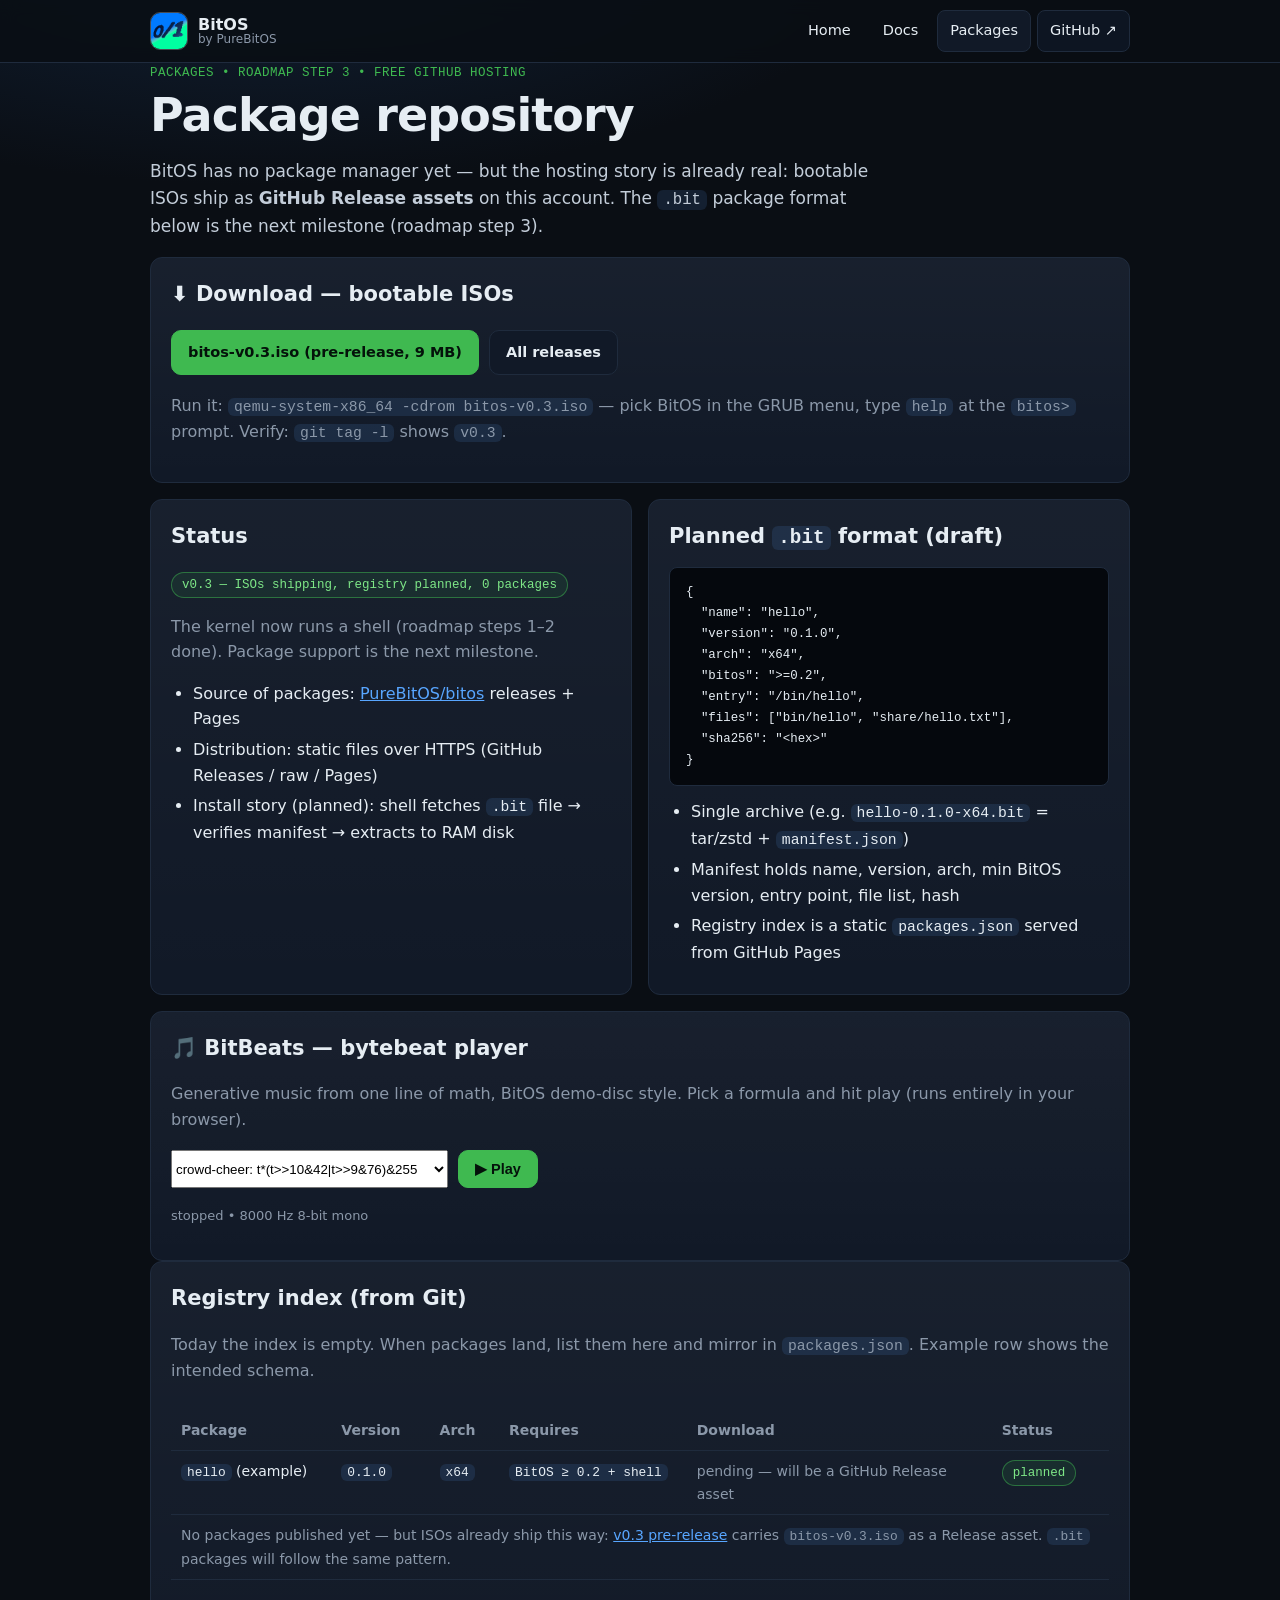
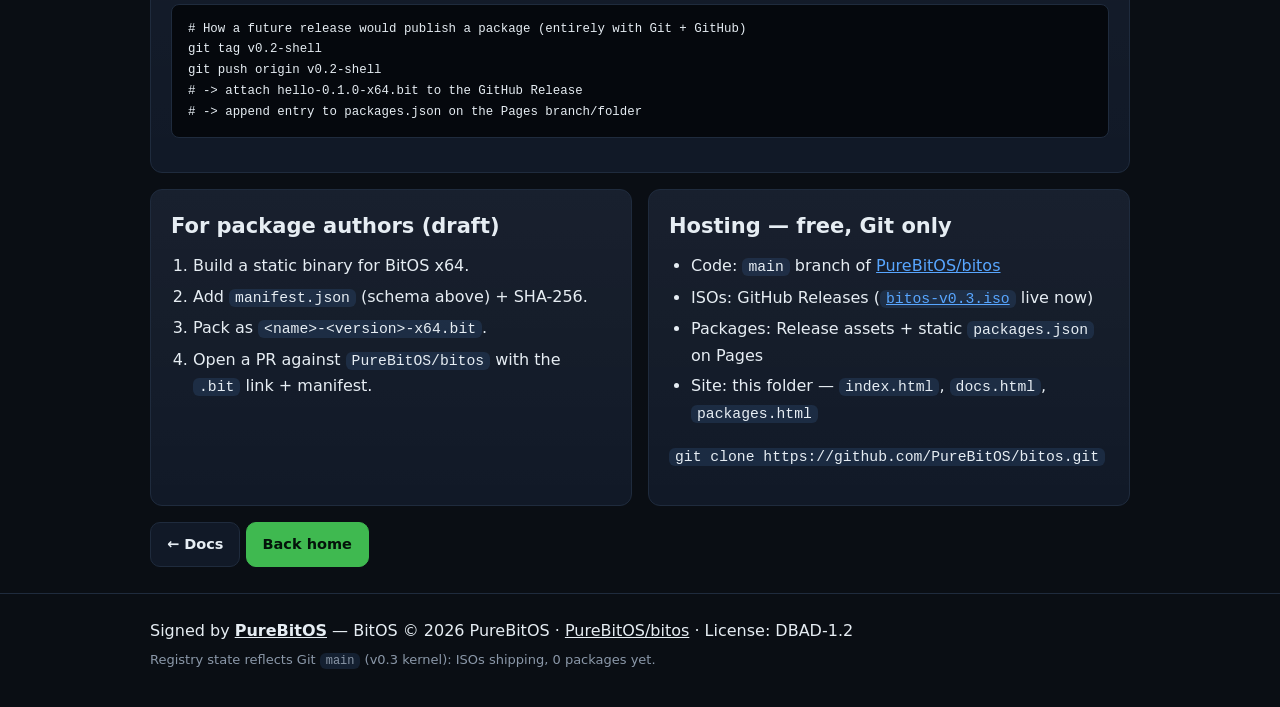
<file: packages.html>
<!DOCTYPE html>
<html lang="en">
<head>
<meta charset="UTF-8" />
<meta name="viewport" content="width=device-width, initial-scale=1.0" />
<title>BitOS Packages — GitHub-hosted package repo | PureBitOS</title>
<meta name="description" content="BitOS package repository plan: simple .bit format hosted free on GitHub. By PureBitOS." />
<link rel="stylesheet" href="assets/style.css" />
<link rel="icon" type="image/png" href="mainlogo.png" />
<link rel="apple-touch-icon" href="mainlogo.png" />
</head>
<body>
<header class="site-header">
  <div class="wrap header-inner">
    <a class="brand" href="index.html" aria-label="BitOS home">
      <img class="brand-logo" src="mainlogo.png" alt="BitOS logo" width="38" height="38" />
      <span class="brand-text"><strong>BitOS</strong><small>by PureBitOS</small></span>
    </a>
    <nav class="nav" aria-label="Main navigation">
      <a href="index.html">Home</a>
      <a href="docs.html">Docs</a>
      <a href="packages.html" class="active">Packages</a>
      <a class="github" href="https://github.com/PureBitOS/bitos" target="_blank" rel="noopener">GitHub ↗</a>
    </nav>
  </div>
</header>

<main class="wrap">
  <p class="eyebrow">packages • roadmap step 3 • free GitHub hosting</p>
  <h1>Package repository</h1>
  <p class="lede">
    BitOS has no package manager yet — but the hosting story is already real:
    bootable ISOs ship as <strong>GitHub Release assets</strong> on this account.
    The <code>.bit</code> package format below is the next milestone (roadmap step 3).
  </p>

  <section class="panel">
    <h2>⬇️ Download — bootable ISOs</h2>
    <div class="cta-row">
      <a class="btn primary" href="https://github.com/PureBitOS/bitos/releases/download/v0.3/bitos-v0.3.iso">bitos-v0.3.iso (pre-release, 9 MB)</a>
      <a class="btn" href="https://github.com/PureBitOS/bitos/releases" target="_blank" rel="noopener">All releases</a>
    </div>
    <p class="muted">Run it: <code>qemu-system-x86_64 -cdrom bitos-v0.3.iso</code> — pick BitOS in the GRUB menu, type <code>help</code> at the <code>bitos&gt;</code> prompt. Verify: <code>git tag -l</code> shows <code>v0.3</code>.</p>
  </section>

  <section class="grid two">
    <div class="panel">
      <h2>Status</h2>
      <p><span class="pill">v0.3 — ISOs shipping, registry planned, 0 packages</span></p>
      <p class="muted">The kernel now runs a shell (roadmap steps 1–2 done). Package support is the next milestone.</p>
      <ul>
        <li>Source of packages: <a href="https://github.com/PureBitOS/bitos" target="_blank" rel="noopener">PureBitOS/bitos</a> releases + Pages</li>
        <li>Distribution: static files over HTTPS (GitHub Releases / raw / Pages)</li>
        <li>Install story (planned): shell fetches <code>.bit</code> file → verifies manifest → extracts to RAM disk</li>
      </ul>
    </div>
    <div class="panel">
      <h2>Planned <code>.bit</code> format (draft)</h2>
<pre><code>{
  "name": "hello",
  "version": "0.1.0",
  "arch": "x64",
  "bitos": "&gt;=0.2",
  "entry": "/bin/hello",
  "files": ["bin/hello", "share/hello.txt"],
  "sha256": "&lt;hex&gt;"
}</code></pre>
      <ul>
        <li>Single archive (e.g. <code>hello-0.1.0-x64.bit</code> = tar/zstd + <code>manifest.json</code>)</li>
        <li>Manifest holds name, version, arch, min BitOS version, entry point, file list, hash</li>
        <li>Registry index is a static <code>packages.json</code> served from GitHub Pages</li>
      </ul>
    </div>
  </section>

  <section class="panel">
    <h2>🎵 BitBeats — bytebeat player</h2>
    <p class="muted">Generative music from one line of math, BitOS demo-disc style. Pick a formula and hit play (runs entirely in your browser).</p>
    <div class="cta-row">
      <select id="beat-formula" aria-label="Bytebeat formula">
        <option value="0">crowd-cheer: t*(t&gt;&gt;10&amp;42|t&gt;&gt;9&amp;76)&amp;255</option>
        <option value="1">saw-lfo: (t*9&amp;t&gt;&gt;4|t*5&amp;t&gt;&gt;7|t*3&amp;t&gt;&gt;10)-1</option>
        <option value="2">harsh-fm: t*(t&gt;&gt;11&t&gt;&gt;8&123|t&gt;&gt;9&86)</option>
        <option value="3">wobble: (t&gt;&gt;6|t|t&gt;&gt;(t&gt;&gt;16))*10+((t&gt;&gt;11)&5)</option>
        <option value="4">pulse-42k: t*((t&gt;&gt;12)&(t&gt;&gt;8)&42&t&gt;&gt;4)</option>
      </select>
      <button class="btn primary" id="beat-toggle" type="button">▶ Play</button>
    </div>
    <p class="muted small" id="beat-status">stopped • 8000 Hz 8-bit mono</p>
  </section>

  <script>
  (function () {
    var formulas = [
      function (t) { return (t * (t >> 10 & 42 | t >> 9 & 76)) & 255; },
      function (t) { return (t * 9 & t >> 4 | t * 5 & t >> 7 | t * 3 & t >> 10) - 1; },
      function (t) { return (t * (t >> 11 & t >> 8 & 123 | t >> 9 & 86)); },
      function (t) { return ((t >> 6 | t | t >> (t >> 16)) * 10 + ((t >> 11) & 5)); },
      function (t) { return (t * ((t >> 12) & (t >> 8) & 42 & t >> 4)); }
    ];
    var ctx = null, node = null, t = 0, playing = false;
    var sel = document.getElementById('beat-formula');
    var btn = document.getElementById('beat-toggle');
    var status = document.getElementById('beat-status');
    sel.addEventListener('change', function () { t = 0; });
    btn.addEventListener('click', function () {
      if (!playing) {
        if (!ctx) ctx = new (window.AudioContext || window.webkitAudioContext)();
        if (ctx.state === 'suspended') ctx.resume();
        var fn = formulas[sel.selectedIndex | 0];
        node = ctx.createScriptProcessor(4096, 0, 1);
        node.onaudioprocess = function (e) {
          var out = e.outputBuffer.getChannelData(0);
          for (var i = 0; i < out.length; i++, t++)
            out[i] = (((fn(t) & 255) - 128) / 128) * 0.5;
        };
        node.connect(ctx.destination);
        playing = true;
        btn.textContent = '⏸ Stop';
        status.textContent = 'playing: ' + sel.options[sel.selectedIndex].text;
      } else {
        node.disconnect();
        node = null;
        playing = false;
        btn.textContent = '▶ Play';
        status.textContent = 'stopped • 8000 Hz 8-bit mono';
      }
    });
  })();
  </script>

  <section class="panel">
    <h2>Registry index (from Git)</h2>
    <p class="muted">Today the index is empty. When packages land, list them here and mirror in <code>packages.json</code>. Example row shows the intended schema.</p>
    <div class="table-wrap">
    <table>
      <thead><tr><th>Package</th><th>Version</th><th>Arch</th><th>Requires</th><th>Download</th><th>Status</th></tr></thead>
      <tbody>
        <tr>
          <td><code>hello</code> (example)</td>
          <td><code>0.1.0</code></td>
          <td><code>x64</code></td>
          <td><code>BitOS ≥ 0.2 + shell</code></td>
          <td><span class="muted">pending — will be a GitHub Release asset</span></td>
          <td><span class="pill">planned</span></td>
        </tr>
        <tr>
          <td colspan="6" class="muted">No packages published yet — but ISOs already ship this way: <a href="https://github.com/PureBitOS/bitos/releases" target="_blank" rel="noopener">v0.3 pre-release</a> carries <code>bitos-v0.3.iso</code> as a Release asset. <code>.bit</code> packages will follow the same pattern.</td>
        </tr>
      </tbody>
    </table>
    </div>
<pre><code># How a future release would publish a package (entirely with Git + GitHub)
git tag v0.2-shell
git push origin v0.2-shell
# -&gt; attach hello-0.1.0-x64.bit to the GitHub Release
# -&gt; append entry to packages.json on the Pages branch/folder</code></pre>
  </section>

  <section class="grid two">
    <div class="panel">
      <h2>For package authors (draft)</h2>
      <ol>
        <li>Build a static binary for BitOS x64.</li>
        <li>Add <code>manifest.json</code> (schema above) + SHA-256.</li>
        <li>Pack as <code>&lt;name&gt;-&lt;version&gt;-x64.bit</code>.</li>
        <li>Open a PR against <code>PureBitOS/bitos</code> with the <code>.bit</code> link + manifest.</li>
      </ol>
    </div>
    <div class="panel">
      <h2>Hosting — free, Git only</h2>
      <ul>
        <li>Code: <code>main</code> branch of <a href="https://github.com/PureBitOS/bitos" target="_blank" rel="noopener">PureBitOS/bitos</a></li>
        <li>ISOs: GitHub Releases (<a href="https://github.com/PureBitOS/bitos/releases/download/v0.3/bitos-v0.3.iso"><code>bitos-v0.3.iso</code></a> live now)</li>
        <li>Packages: Release assets + static <code>packages.json</code> on Pages</li>
        <li>Site: this folder — <code>index.html</code>, <code>docs.html</code>, <code>packages.html</code></li>
      </ul>
      <p><code>git clone https://github.com/PureBitOS/bitos.git</code></p>
    </div>
  </section>

  <p><a class="btn" href="docs.html">← Docs</a> <a class="btn primary" href="index.html">Back home</a></p>
</main>

<footer class="site-footer">
  <div class="wrap footer-inner">
    <p>Signed by <strong><a href="https://github.com/PureBitOS" target="_blank" rel="noopener">PureBitOS</a></strong> — BitOS © 2026 PureBitOS · <a href="https://github.com/PureBitOS/bitos" target="_blank" rel="noopener">PureBitOS/bitos</a> · License: DBAD-1.2</p>
    <p class="muted small">Registry state reflects Git <code>main</code> (v0.3 kernel): ISOs shipping, 0 packages yet.</p>
  </div>
</footer>
</body>
</html>
</file>
<file: assets/style.css>
:root {
  --bg: #0a0e14;
  --bg2: #0e141f;
  --panel: #111927;
  --line: #1f2b3d;
  --text: #e6edf3;
  --muted: #8b98a9;
  --accent: #3fb950;
  --accent2: #58a6ff;
  --amber: #d29922;
  --radius: 12px;
  --wrap: 1020px;
  --mono: ui-monospace, SFMono-Regular, Menlo, Consolas, "Liberation Mono", monospace;
  --sans: system-ui, -apple-system, "Segoe UI", Roboto, Ubuntu, sans-serif;
}
* { box-sizing: border-box; }
body {
  margin: 0;
  background: radial-gradient(1200px 500px at 20% -10%, #12233a 0%, var(--bg) 55%) fixed, var(--bg);
  color: var(--text);
  font-family: var(--sans);
  line-height: 1.6;
}
.wrap { max-width: var(--wrap); margin: 0 auto; padding: 0 20px; }
a { color: var(--accent2); }
code, pre { font-family: var(--mono); }
pre {
  background: #05080d;
  border: 1px solid var(--line);
  border-radius: 8px;
  padding: 14px 16px;
  overflow-x: auto;
  font-size: 13.5px;
  line-height: 1.55;
}
code { background: rgba(88,166,255,.12); padding: 1px 6px; border-radius: 6px; font-size: .92em; }
pre code { background: none; padding: 0; }

.site-header {
  position: sticky; top: 0; z-index: 10;
  background: rgba(10,14,20,.88);
  backdrop-filter: blur(8px);
  border-bottom: 1px solid var(--line);
}
.header-inner { display: flex; align-items: center; justify-content: space-between; min-height: 62px; gap: 16px; }
.brand { display: flex; align-items: center; gap: 10px; text-decoration: none; color: var(--text); }
.brand-logo {
  width: 38px; height: 38px; border-radius: 10px;
  display: block;
  border: 1px solid rgba(255,255,255,.25);
}
.brand-text { line-height: 1.1; display: flex; flex-direction: column; }
.brand-text small { color: var(--muted); font-size: 12px; }
.nav { display: flex; gap: 6px; align-items: center; flex-wrap: wrap; }
.nav a {
  color: var(--text); text-decoration: none; font-size: 14.5px;
  padding: 8px 12px; border-radius: 8px; border: 1px solid transparent;
}
.nav a:hover { border-color: var(--line); background: var(--bg2); }
.nav a.active { background: var(--panel); border-color: var(--line); }
.nav a.github { border-color: var(--line); background: #0d1522; }

main { padding: 34px 0 10px; }
.eyebrow { color: var(--accent); font-family: var(--mono); font-size: 12.5px; letter-spacing: .04em; text-transform: uppercase; margin: 0 0 8px; }
h1 { margin: 0 0 10px; font-size: clamp(30px, 4.5vw, 46px); line-height: 1.08; letter-spacing: -.02em; }
h2 { margin: 0 0 10px; font-size: 21px; }
h3 { margin: 0 0 6px; }
.lede { color: #c3cdd9; font-size: 17px; max-width: 68ch; }
.muted { color: var(--muted); }
.small { font-size: 13px; }

.hero { display: grid; grid-template-columns: 1.25fr .9fr; gap: 22px; margin-bottom: 22px; }
@media (max-width: 860px) { .hero { grid-template-columns: 1fr; } }
.cta-row { display: flex; gap: 10px; flex-wrap: wrap; margin: 18px 0; }
.btn {
  display: inline-block; text-decoration: none; color: var(--text);
  border: 1px solid var(--line); background: var(--panel);
  padding: 10px 16px; border-radius: 10px; font-weight: 600; font-size: 14.5px;
}
.btn:hover { border-color: var(--accent2); }
.btn.primary { background: var(--accent); border-color: var(--accent); color: #04120a; }
.quickstart { margin-top: 6px; }
.quickstart-head { font-family: var(--mono); font-size: 12.5px; color: var(--muted); margin-bottom: 6px; display: flex; gap: 8px; }
.quickstart-head span { color: var(--amber); }

.hero-card, .panel, .card-link {
  background: linear-gradient(180deg, rgba(255,255,255,.03), rgba(255,255,255,0)) , var(--panel);
  border: 1px solid var(--line);
  border-radius: var(--radius);
}
.hero-card { padding: 18px; align-self: start; }
.card-title { font-family: var(--mono); font-size: 12px; color: var(--muted); text-transform: uppercase; letter-spacing: .08em; margin-bottom: 10px; }
.screen {
  font-family: var(--mono); font-size: 13px;
  background: #000; border: 1px solid #1c2a1e; border-radius: 8px;
  padding: 12px; color: #7ee787; margin-bottom: 12px; overflow-x: auto;
}
.cursor { animation: blink 1.1s steps(1) infinite; }
@keyframes blink { 50% { opacity: 0; } }
.facts { margin: 0; display: grid; gap: 6px; }
.facts div { display: flex; justify-content: space-between; gap: 12px; border-top: 1px dashed var(--line); padding-top: 6px; font-size: 14px; }
.facts dt { color: var(--muted); }
.facts dd { margin: 0; text-align: right; }
.pill {
  display: inline-block; font-family: var(--mono); font-size: 12.5px;
  border: 1px solid rgba(63,185,80,.5); color: #7ee787;
  padding: 2px 10px; border-radius: 999px; background: rgba(63,185,80,.1);
}

.grid { display: grid; gap: 16px; margin: 16px 0; }
.grid.two { grid-template-columns: 1fr 1fr; }
.grid.three { grid-template-columns: 1fr 1fr 1fr; }
@media (max-width: 860px) { .grid.two, .grid.three { grid-template-columns: 1fr; } }
.panel { padding: 20px; }
.panel ul, .panel ol { margin: 8px 0; padding-left: 22px; }
.panel li { margin: 5px 0; }
.roadmap li { margin: 7px 0; }
.table-wrap { overflow-x: auto; }
table { width: 100%; border-collapse: collapse; font-size: 14px; margin: 10px 0; }
th, td { text-align: left; padding: 9px 10px; border-bottom: 1px solid var(--line); vertical-align: top; }
th { color: var(--muted); font-weight: 600; white-space: nowrap; }
.card-link { padding: 18px; text-decoration: none; color: var(--text); display: block; }
.card-link p { color: var(--muted); margin: 6px 0 10px; }
.card-link span { color: var(--accent2); font-weight: 600; }
.card-link:hover { border-color: var(--accent2); }
.docs section { margin: 16px 0; }
.toc ol { margin: 8px 0 0; }

.site-footer { border-top: 1px solid var(--line); margin-top: 26px; padding: 18px 0 30px; }
.footer-inner p { margin: 6px 0; }
.site-footer a { color: var(--text); }
</file>
